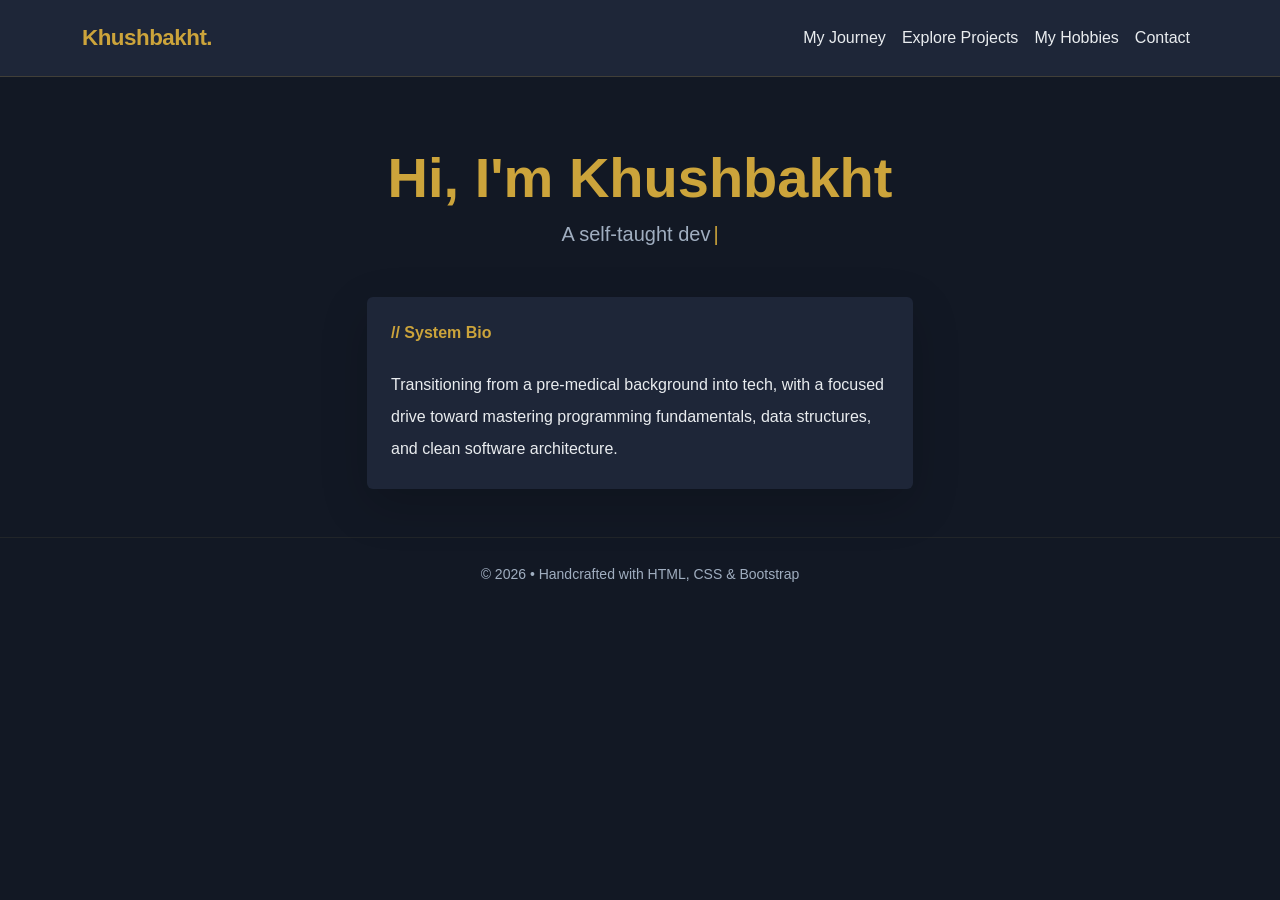
<file: index.html>
<!DOCTYPE html>
<html lang="en">
    <head>
        <meta charset="UTF-8">
        <meta name="viewport" content="width=device-width, initial-scale=1.0">
        <link href="https://cdn.jsdelivr.net/npm/bootstrap@5.3.8/dist/css/bootstrap.min.css" rel="stylesheet" integrity="sha384-sRIl4kxILFvY47J16cr9ZwB07vP4J8+LH7qKQnuqkuIAvNWLzeN8tE5YBujZqJLB" crossorigin="anonymous">
        <script src="https://cdn.jsdelivr.net/npm/bootstrap@5.3.8/dist/js/bootstrap.bundle.min.js" integrity="sha384-FKyoEForCGlyvwx9Hj09JcYn3nv7wiPVlz7YYwJrWVcXK/BmnVDxM+D2scQbITxI" crossorigin="anonymous"></script>
        <link href="styles.css" rel="stylesheet">
        <title>Portfolio | Khushbakht</title>

        <script>
            document.addEventListener('DOMContentLoaded', function() {
                let text = "A self-taught developer building foundations in Computer Science.";
                let counter = 0;
                let targetElement = document.getElementById('terminal-text');

                function typeWriter() {
                    if (counter < text.length) {
                        targetElement.textContent += text.charAt(counter);
                        counter ++;

                        setTimeout(typeWriter, 60);
                    }
                }

                typeWriter();
            });
        </script>
    </head>
    <body>

        <nav class="navbar navbar-expand-lg fixed-top py-3">
            <div class="container">
                <a class="navbar-brand fw-bold logo" href="index.html">Khushbakht.</a>
                <button class="navbar-toggler" type="button" data-bs-toggle="collapse" data-bs-target="#navbarNav" aria-controls="navbarNav" aria-expanded="false" aria-label="Toggle navigation">
                    <span class="navbar-toggler-icon"></span>
                </button>
                <div class="collapse navbar-collapse justify-content-end" id="navbarNav">
                    <ul class="navbar-nav">
                        <li class="nav-item">
                            <a class="nav-link" href="journey.html">My Journey</a>
                        </li>
                        <li class="nav-item">
                            <a class="nav-link" href="projects.html">Explore Projects</a>
                        </li>
                        <li class="nav-item">
                            <a class="nav-link" href="hobbies.html">My Hobbies</a>
                        </li>
                        <li class="nav-item">
                            <a class="nav-link" href="contact.html">Contact</a>
                        </li>
                    </ul>
                </div>
            </div>
        </nav>

        <main class="pt-5 mt-5">
            <div class="container">
                <div class="row justify-content-center">
                    <div class="col-md-8 col-lg-6">

                        <div class="introduction text-center my-5">
                            <h1 class="display-4 fw-bold mb-2">Hi, I'm <span class="text-warning">Khushbakht</span></h1>
                            <p class="lead text-muted" id="terminal-text"></p>
                        </div>

                        <div class="card shadow-lg mb-5">
                            <div class="card-header fw-bold text-warning border-0 pt-4 px-4 bg-transparent">
                                // System Bio
                            </div>
                            <div class="card-body pb-4 px-4">
                                <p class="card-text lh-lg">
                                    Transitioning from a pre-medical background into tech, with a focused drive toward mastering programming fundamentals, data structures, and clean software architecture.
                                </p>
                            </div>
                        </div>

                    </div>
                </div>
            </div>
        </main>

        <footer class="text-center py-4 text-muted border-top border-dark mt-auto">
            <div class="container">
                <small>© 2026 • Handcrafted with HTML, CSS & Bootstrap</small>
            </div>
        </footer>

    </body>
</html>
</file>
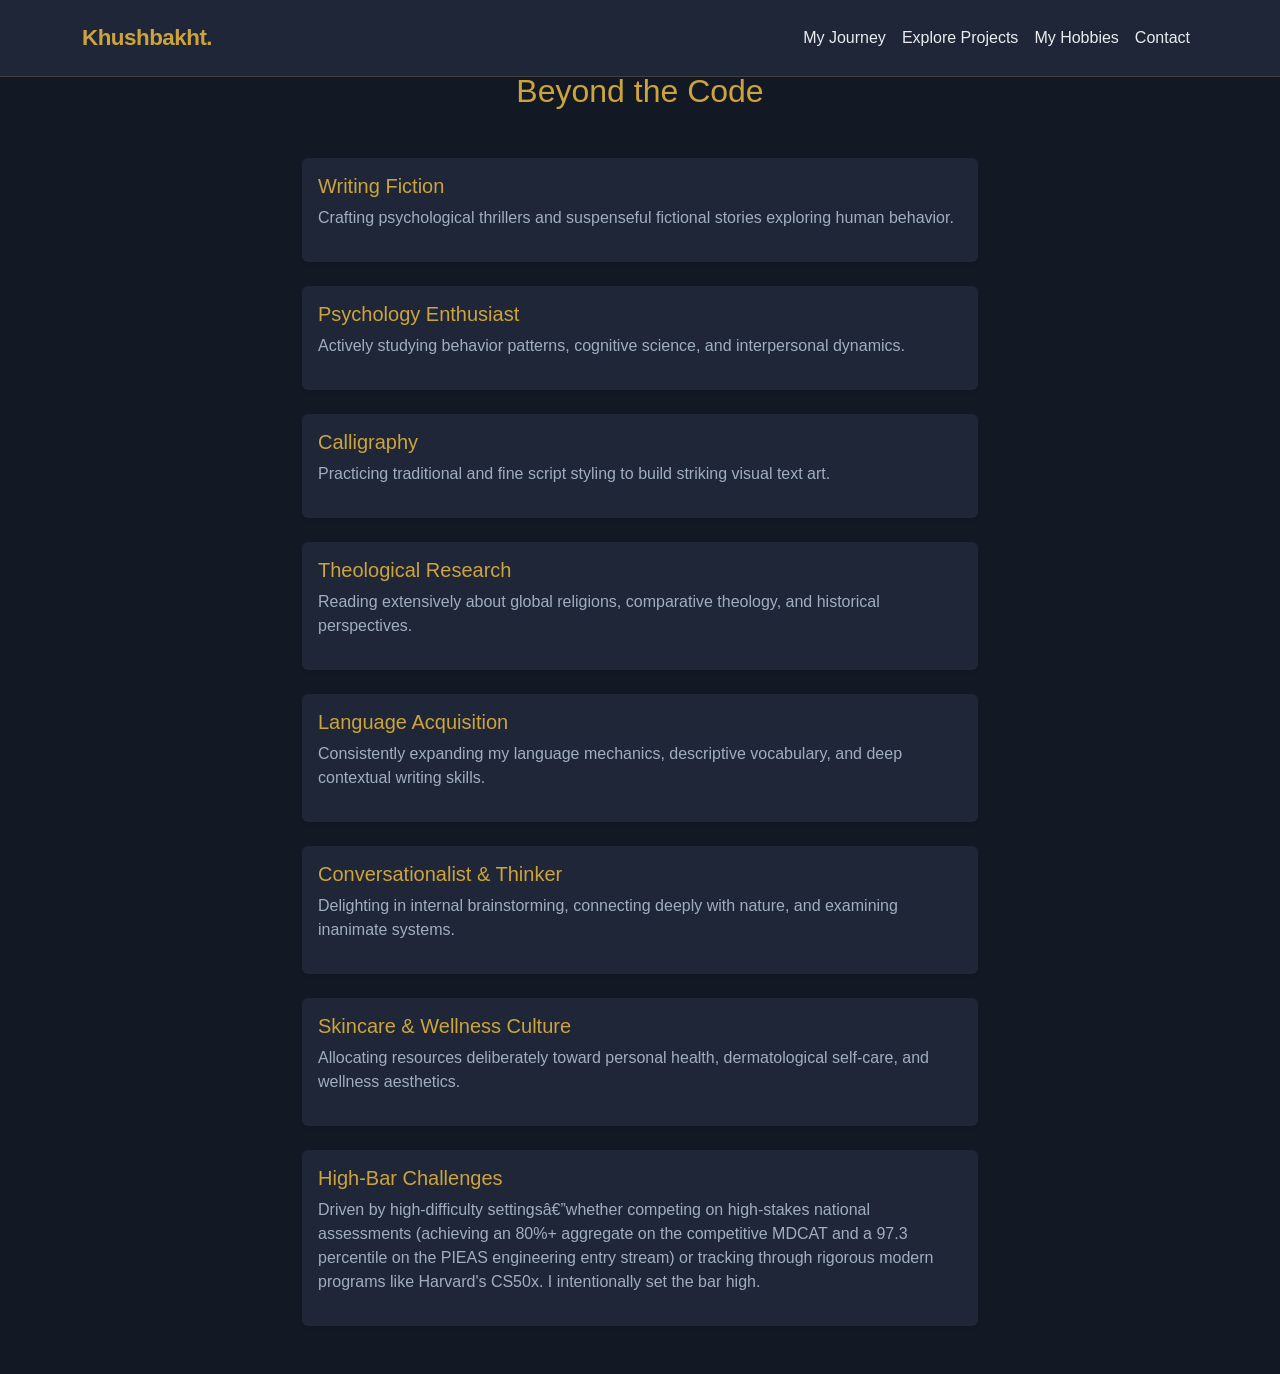
<file: hobbies.html>
<!DOCTYPE html>

<html lang="en">
    <head>
        <link href="https://cdn.jsdelivr.net/npm/bootstrap@5.3.8/dist/css/bootstrap.min.css" rel="stylesheet" integrity="sha384-sRIl4kxILFvY47J16cr9ZwB07vP4J8+LH7qKQnuqkuIAvNWLzeN8tE5YBujZqJLB" crossorigin="anonymous">
        <script src="https://cdn.jsdelivr.net/npm/bootstrap@5.3.8/dist/js/bootstrap.bundle.min.js" integrity="sha384-FKyoEForCGlyvwx9Hj09JcYn3nv7wiPVlz7YYwJrWVcXK/BmnVDxM+D2scQbITxI" crossorigin="anonymous"></script>
        <link href="styles.css" rel="stylesheet">
        <title>My Hobbies</title>
    </head>
    <body>
        <nav class="navbar navbar-expand-lg fixed-top py-3">
            <div class="container">
                <a class="navbar-brand fw-bold logo" href="index.html">Khushbakht.</a>
                <button class="navbar-toggler" type="button" data-bs-toggle="collapse" data-bs-target="#navbarNav" aria-controls="navbarNav" aria-expanded="false" aria-label="Toggle navigation">
                    <span class="navbar-toggler-icon"></span>
                </button>
                <div class="collapse navbar-collapse justify-content-end" id="navbarNav">
                    <ul class="navbar-nav">
                        <li class="nav-item">
                            <a class="nav-link" href="journey.html">My Journey</a>
                        </li>
                        <li class="nav-item">
                            <a class="nav-link" href="projects.html">Explore Projects</a>
                        </li>
                        <li class="nav-item">
                            <a class="nav-link" href="hobbies.html">My Hobbies</a>
                        </li>
                        <li class="nav-item">
                            <a class="nav-link" href="contact.html">Contact</a>
                        </li>
                    </ul>
                </div>
            </div>
        </nav>

<main class="container my-5 pt-5 mt-4" style="max-width: 700px;">
    <h2 class="text-center mb-5">Beyond the Code</h2>

    <div class="card mb-4 p-3 shadow-sm">
        <h3 class="h5 text-warning">Writing Fiction</h3>
        <p class="text-secondary">Crafting psychological thrillers and suspenseful fictional stories exploring human behavior.</p>
    </div>

    <div class="card mb-4 p-3 shadow-sm">
        <h3 class="h5 text-warning">Psychology Enthusiast</h3>
        <p class="text-secondary">Actively studying behavior patterns, cognitive science, and interpersonal dynamics.</p>
    </div>

    <div class="card mb-4 p-3 shadow-sm">
        <h3 class="h5 text-warning">Calligraphy</h3>
        <p class="text-secondary">Practicing traditional and fine script styling to build striking visual text art.</p>
    </div>

    <div class="card mb-4 p-3 shadow-sm">
        <h3 class="h5 text-warning">Theological Research</h3>
        <p class="text-secondary">Reading extensively about global religions, comparative theology, and historical perspectives.</p>
    </div>

    <div class="card mb-4 p-3 shadow-sm">
        <h3 class="h5 text-warning">Language Acquisition</h3>
        <p class="text-secondary">Consistently expanding my language mechanics, descriptive vocabulary, and deep contextual writing skills.</p>
    </div>

    <div class="card mb-4 p-3 shadow-sm">
        <h3 class="h5 text-warning">Conversationalist & Thinker</h3>
        <p class="text-secondary">Delighting in internal brainstorming, connecting deeply with nature, and examining inanimate systems.</p>
    </div>

    <div class="card mb-4 p-3 shadow-sm">
        <h3 class="h5 text-warning">Skincare & Wellness Culture</h3>
        <p class="text-secondary">Allocating resources deliberately toward personal health, dermatological self-care, and wellness aesthetics.</p>
    </div>

    <div class="card mb-4 p-3 shadow-sm">
        <h3 class="h5 text-warning">High-Bar Challenges</h3>
        <p class="text-secondary">Driven by high-difficulty settings—whether competing on high-stakes national assessments (achieving an 80%+ aggregate on the competitive MDCAT and a 97.3 percentile on the PIEAS engineering entry stream) or tracking through rigorous modern programs like Harvard's CS50x. I intentionally set the bar high.</p>
    </div>
</main>
    </body>
</html>
</file>
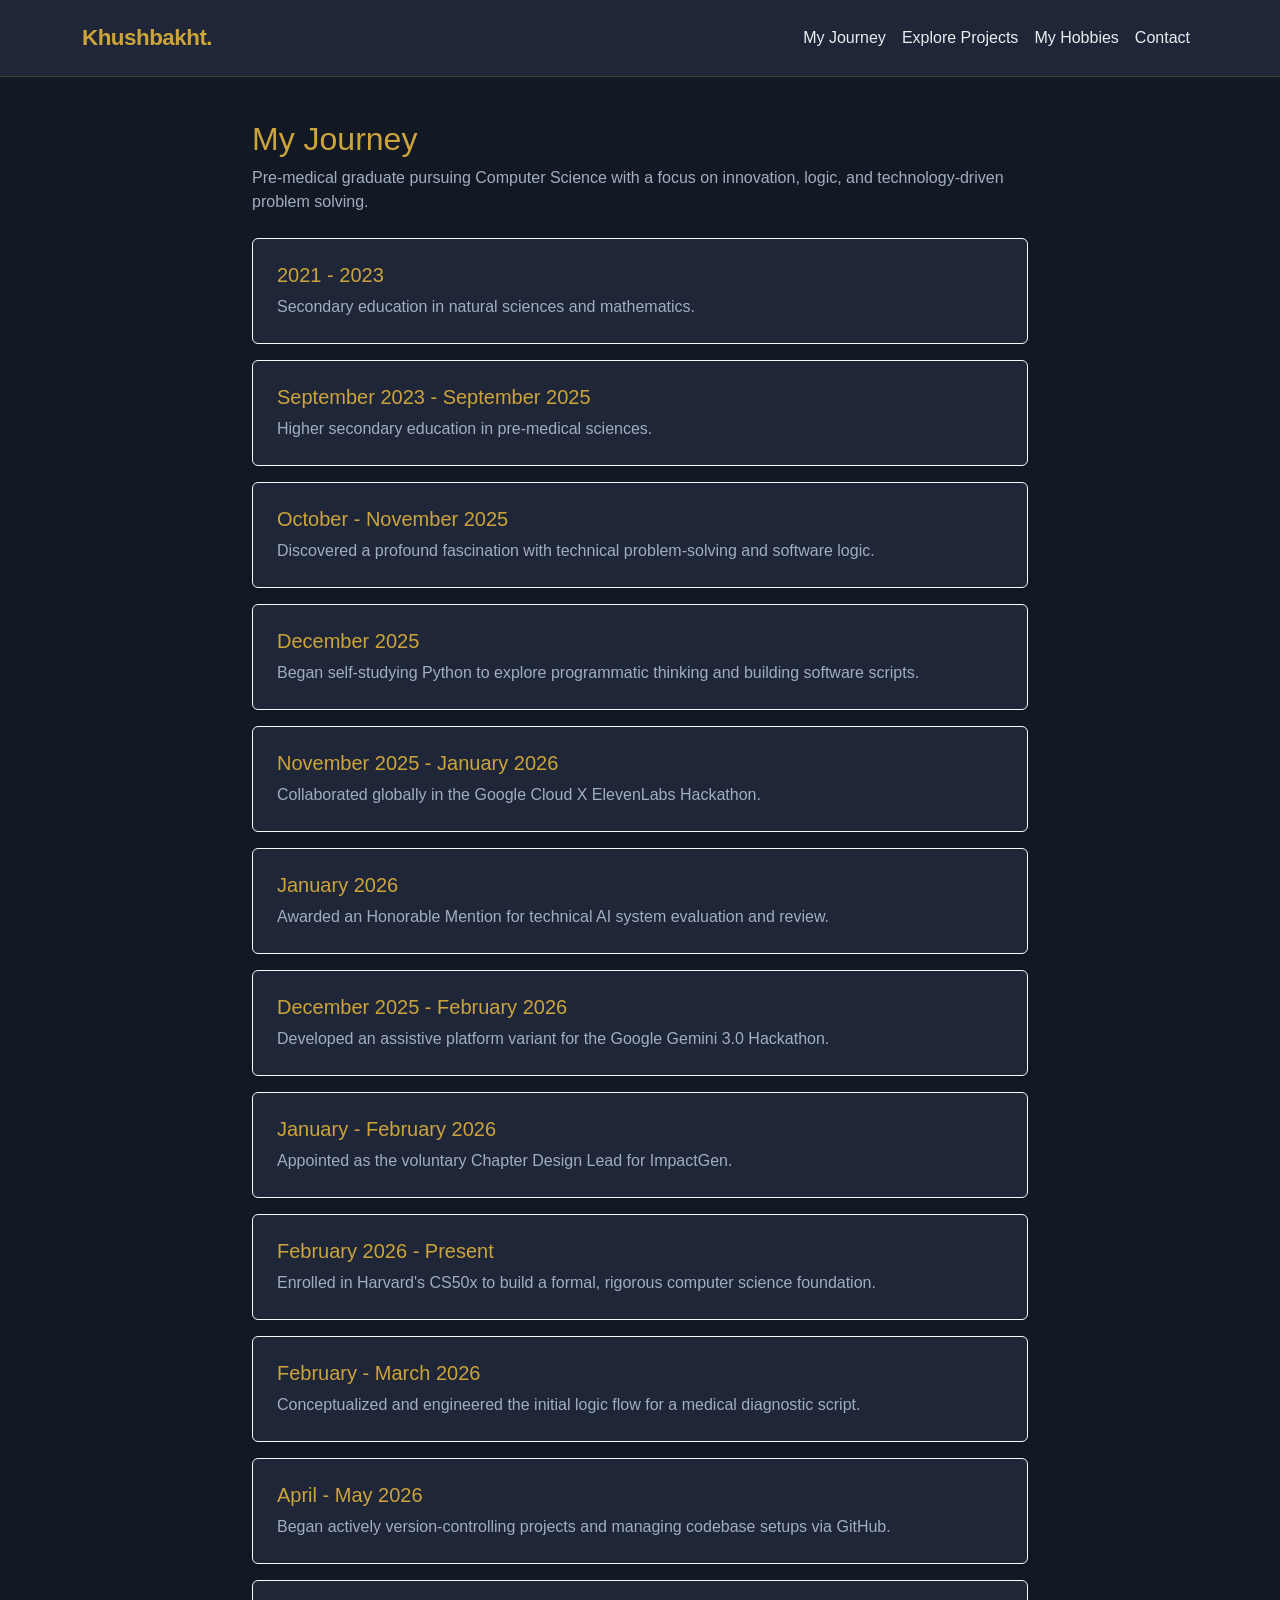
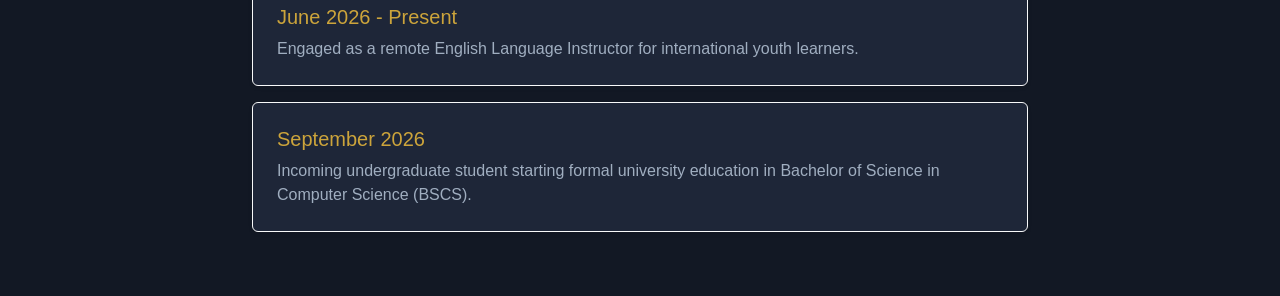
<file: journey.html>
<!DOCTYPE html>

<html lang="en">
    <head>
        <link href="https://cdn.jsdelivr.net/npm/bootstrap@5.3.8/dist/css/bootstrap.min.css" rel="stylesheet" integrity="sha384-sRIl4kxILFvY47J16cr9ZwB07vP4J8+LH7qKQnuqkuIAvNWLzeN8tE5YBujZqJLB" crossorigin="anonymous">
        <script src="https://cdn.jsdelivr.net/npm/bootstrap@5.3.8/dist/js/bootstrap.bundle.min.js" integrity="sha384-FKyoEForCGlyvwx9Hj09JcYn3nv7wiPVlz7YYwJrWVcXK/BmnVDxM+D2scQbITxI" crossorigin="anonymous"></script>
        <link href="styles.css" rel="stylesheet">
        <title>Journey</title>
    </head>
    <body>
        <nav class="navbar navbar-expand-lg fixed-top py-3">
            <div class="container">
                <a class="navbar-brand fw-bold logo" href="index.html">Khushbakht.</a>
                <button class="navbar-toggler" type="button" data-bs-toggle="collapse" data-bs-target="#navbarNav" aria-controls="navbarNav" aria-expanded="false" aria-label="Toggle navigation">
                    <span class="navbar-toggler-icon"></span>
                </button>
                <div class="collapse navbar-collapse justify-content-end" id="navbarNav">
                    <ul class="navbar-nav">
                        <li class="nav-item">
                            <a class="nav-link" href="journey.html">My Journey</a>
                        </li>
                        <li class="nav-item">
                            <a class="nav-link" href="projects.html">Explore Projects</a>
                        </li>
                        <li class="nav-item">
                            <a class="nav-link" href="hobbies.html">My Hobbies</a>
                        </li>
                        <li class="nav-item">
                            <a class="nav-link" href="contact.html">Contact</a>
                        </li>
                    </ul>
                </div>
            </div>
        </nav>

<main class="pt-5 mt-4">
    <div class="container my-5 list-container" style="max-width: 800px;">
        <h2>My Journey</h2>
        <p class="text-muted">Pre-medical graduate pursuing Computer Science with a focus on innovation, logic, and technology-driven problem solving.</p>

        <div class="my_lists mt-4">
            <ul class="list-group">
                <li class="list-group-item p-4 mb-3 shadow-sm rounded border border-light">
                    <h3 class="h5 text-warning">2021 - 2023</h3>
                    <p class="mb-0 text-secondary">Secondary education in natural sciences and mathematics.</p>
                </li>
                <li class="list-group-item p-4 mb-3 shadow-sm rounded border border-light">
                    <h3 class="h5 text-warning">September 2023 - September 2025</h3>
                    <p class="mb-0 text-secondary">Higher secondary education in pre-medical sciences.</p>
                </li>
                <li class="list-group-item p-4 mb-3 shadow-sm rounded border border-light">
                    <h3 class="h5 text-warning">October - November 2025</h3>
                    <p class="mb-0 text-secondary">Discovered a profound fascination with technical problem-solving and software logic.</p>
                </li>
                <li class="list-group-item p-4 mb-3 shadow-sm rounded border border-light">
                    <h3 class="h5 text-warning">December 2025</h3>
                    <p class="mb-0 text-secondary">Began self-studying Python to explore programmatic thinking and building software scripts.</p>
                </li>
                <li class="list-group-item p-4 mb-3 shadow-sm rounded border border-light">
                    <h3 class="h5 text-warning">November 2025 - January 2026</h3>
                    <p class="mb-0 text-secondary">Collaborated globally in the Google Cloud X ElevenLabs Hackathon.</p>
                </li>
                <li class="list-group-item p-4 mb-3 shadow-sm rounded border border-light">
                    <h3 class="h5 text-warning">January 2026</h3>
                    <p class="mb-0 text-secondary">Awarded an Honorable Mention for technical AI system evaluation and review.</p>
                </li>
                <li class="list-group-item p-4 mb-3 shadow-sm rounded border border-light">
                    <h3 class="h5 text-warning">December 2025 - February 2026</h3>
                    <p class="mb-0 text-secondary">Developed an assistive platform variant for the Google Gemini 3.0 Hackathon.</p>
                </li>
                <li class="list-group-item p-4 mb-3 shadow-sm rounded border border-light">
                    <h3 class="h5 text-warning">January - February 2026</h3>
                    <p class="mb-0 text-secondary">Appointed as the voluntary Chapter Design Lead for ImpactGen.</p>
                </li>
                <li class="list-group-item p-4 mb-3 shadow-sm rounded border border-light">
                    <h3 class="h5 text-warning">February 2026 - Present</h3>
                    <p class="mb-0 text-secondary">Enrolled in Harvard's CS50x to build a formal, rigorous computer science foundation.</p>
                </li>
                <li class="list-group-item p-4 mb-3 shadow-sm rounded border border-light">
                    <h3 class="h5 text-warning">February - March 2026</h3>
                    <p class="mb-0 text-secondary">Conceptualized and engineered the initial logic flow for a medical diagnostic script.</p>
                </li>
                <li class="list-group-item p-4 mb-3 shadow-sm rounded border border-light">
                    <h3 class="h5 text-warning">April - May 2026</h3>
                    <p class="mb-0 text-secondary">Began actively version-controlling projects and managing codebase setups via GitHub.</p>
                </li>
                <li class="list-group-item p-4 mb-3 shadow-sm rounded border border-light">
                    <h3 class="h5 text-warning">June 2026 - Present</h3>
                    <p class="mb-0 text-secondary">Engaged as a remote English Language Instructor for international youth learners.</p>
                </li>
                <li class="list-group-item p-4 mb-3 shadow-sm rounded border border-light">
                    <h3 class="h5 text-warning">September 2026</h3>
                    <p class="mb-0 text-secondary font-weight-bold">Incoming undergraduate student starting formal university education in Bachelor of Science in Computer Science (BSCS).</p>
                </li>
            </ul>
        </div>
    </div>
</main>
    </body>

</html>
</file>
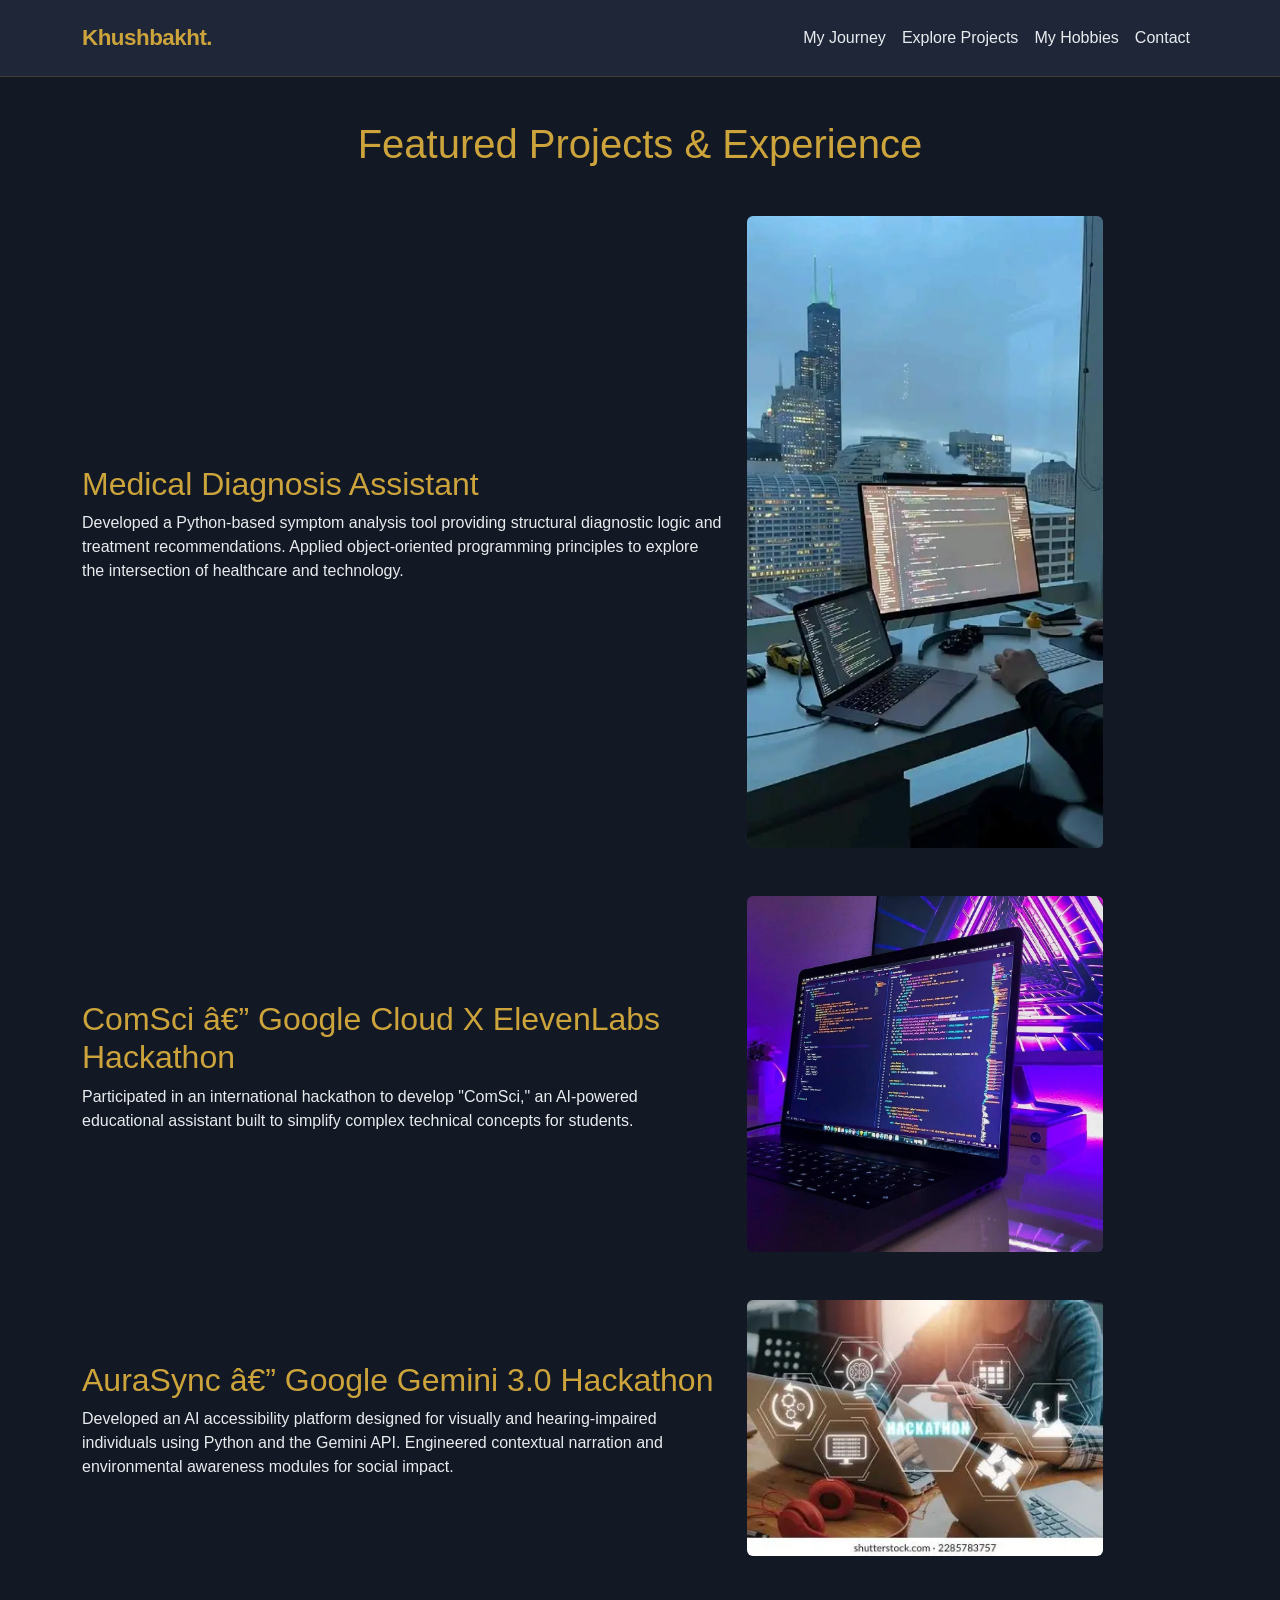
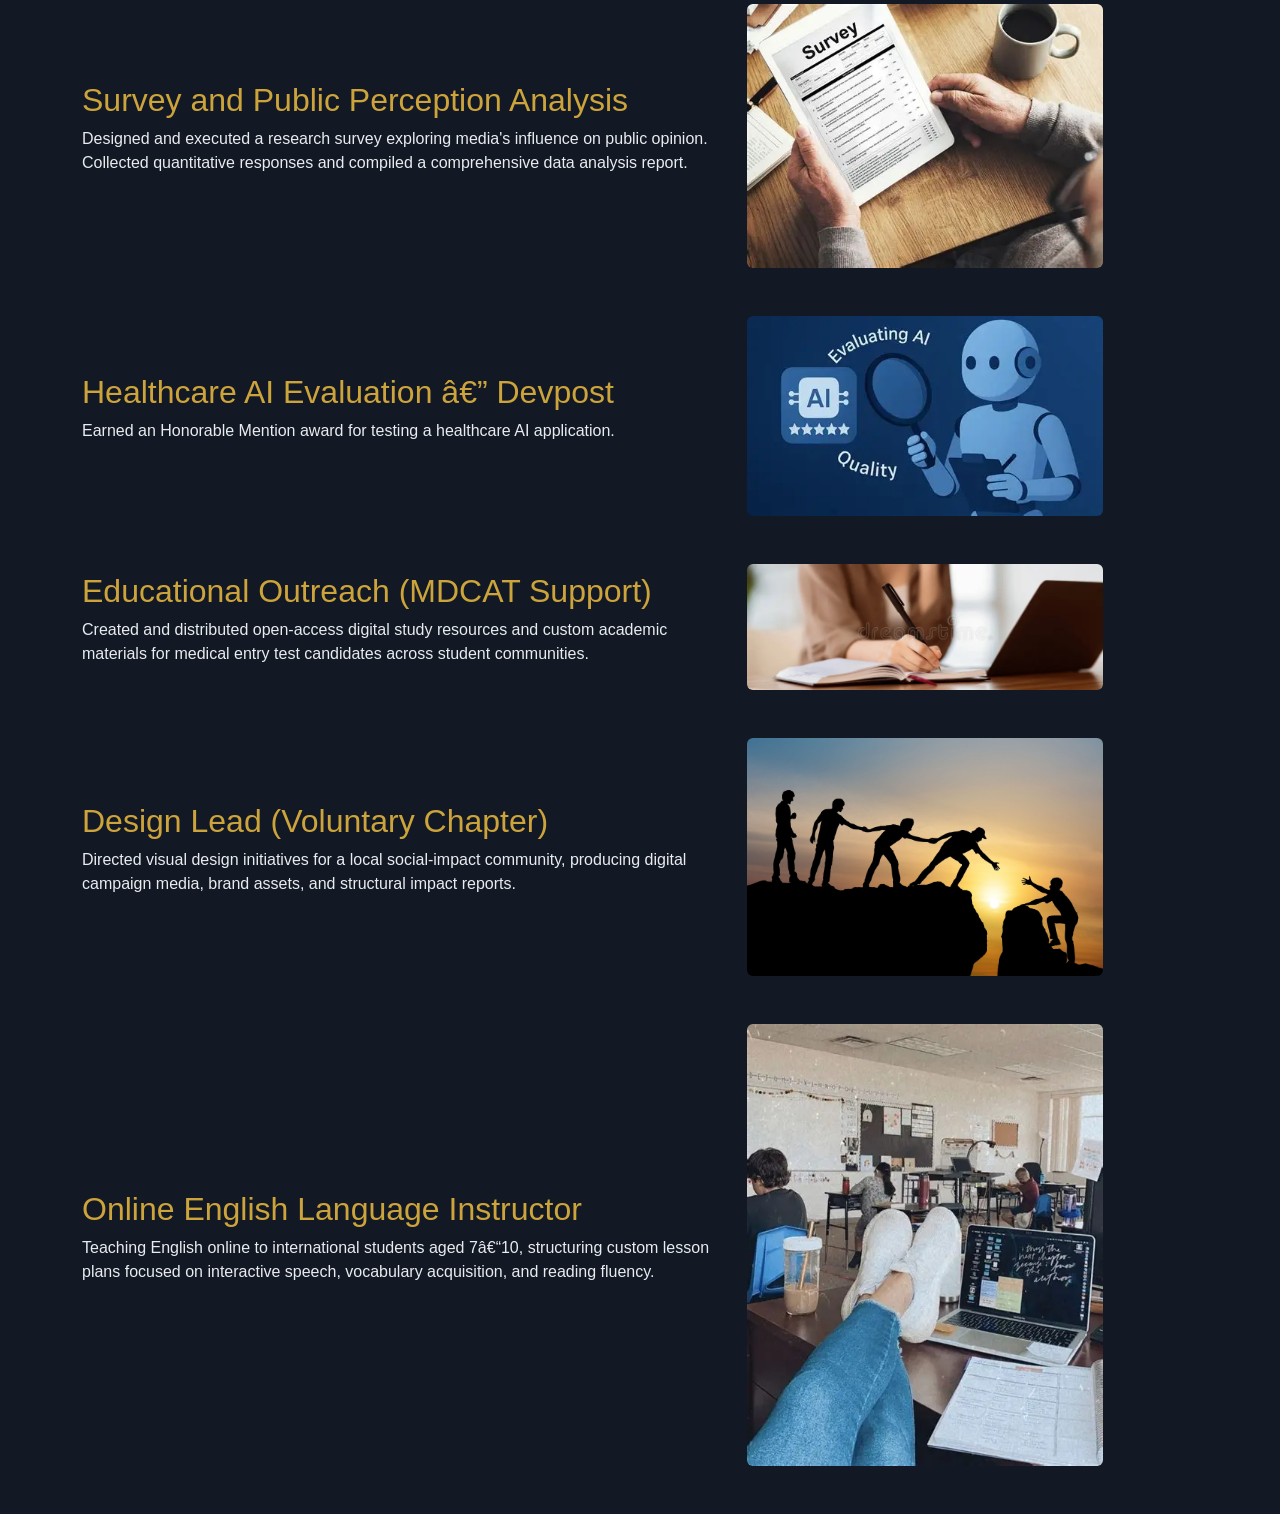
<file: projects.html>
<!DOCTYPE html>

<html lang="en">
    <head>
        <link href="https://cdn.jsdelivr.net/npm/bootstrap@5.3.8/dist/css/bootstrap.min.css" rel="stylesheet" integrity="sha384-sRIl4kxILFvY47J16cr9ZwB07vP4J8+LH7qKQnuqkuIAvNWLzeN8tE5YBujZqJLB" crossorigin="anonymous">
        <script src="https://cdn.jsdelivr.net/npm/bootstrap@5.3.8/dist/js/bootstrap.bundle.min.js" integrity="sha384-FKyoEForCGlyvwx9Hj09JcYn3nv7wiPVlz7YYwJrWVcXK/BmnVDxM+D2scQbITxI" crossorigin="anonymous"></script>
        <link href="styles.css" rel="stylesheet">
        <title>Projects</title>
    </head>
    <body>
        <nav class="navbar navbar-expand-lg fixed-top py-3">
            <div class="container">
                <a class="navbar-brand fw-bold logo" href="index.html">Khushbakht.</a>
                <button class="navbar-toggler" type="button" data-bs-toggle="collapse" data-bs-target="#navbarNav" aria-controls="navbarNav" aria-expanded="false" aria-label="Toggle navigation">
                    <span class="navbar-toggler-icon"></span>
                </button>
                <div class="collapse navbar-collapse justify-content-end" id="navbarNav">
                    <ul class="navbar-nav">
                        <li class="nav-item">
                            <a class="nav-link" href="journey.html">My Journey</a>
                        </li>
                        <li class="nav-item">
                            <a class="nav-link" href="projects.html">Explore Projects</a>
                        </li>
                        <li class="nav-item">
                            <a class="nav-link" href="hobbies.html">My Hobbies</a>
                        </li>
                        <li class="nav-item">
                            <a class="nav-link" href="contact.html">Contact</a>
                        </li>
                    </ul>
                </div>
            </div>
        </nav>

<main class="pt-5 mt-4">
    <div class="container my-5">
        <h1 class="text-center mb-5">Featured Projects & Experience</h1>

        <!-- Project 1 -->
        <div class="row align-items-center mb-5">
            <div class="col-md-7">
                <h2>Medical Diagnosis Assistant</h2>
                <p>Developed a Python-based symptom analysis tool providing structural diagnostic logic and treatment recommendations. Applied object-oriented programming principles to explore the intersection of healthcare and technology.</p>
            </div>
            <div class="col-md-4 text-center">
                <img src="Images/pic1.webp" class="img-fluid rounded" alt="Medical Assistant Screenshot">
            </div>
        </div>

        <!-- Project 2 -->
        <div class="row align-items-center mb-5">
            <div class="col-md-7">
                <h2>ComSci — Google Cloud X ElevenLabs Hackathon</h2>
                <p>Participated in an international hackathon to develop "ComSci," an AI-powered educational assistant built to simplify complex technical concepts for students.</p>
            </div>
            <div class="col-md-4 text-center">
                <img src="Images/pic2.jfif" class="img-fluid rounded" alt="ComSci Hackathon Screenshot">
            </div>
        </div>

        <!-- Project 3 -->
        <div class="row align-items-center mb-5">
            <div class="col-md-7">
                <h2>AuraSync — Google Gemini 3.0 Hackathon</h2>
                <p>Developed an AI accessibility platform designed for visually and hearing-impaired individuals using Python and the Gemini API. Engineered contextual narration and environmental awareness modules for social impact.</p>
            </div>
            <div class="col-md-4 text-center">
                <img src="Images/pic3.webp" class="img-fluid rounded" alt="AuraSync Screenshot">
            </div>
        </div>

        <!-- Project 4 -->
        <div class="row align-items-center mb-5">
            <div class="col-md-7">
                <h2>Survey and Public Perception Analysis</h2>
                <p>Designed and executed a research survey exploring media's influence on public opinion. Collected quantitative responses and compiled a comprehensive data analysis report.</p>
            </div>
            <div class="col-md-4 text-center">
                <img src="Images/pic4.webp" class="img-fluid rounded" alt="Survey Analysis Data Visual">
            </div>
        </div>

        <!-- Project 5 -->
        <div class="row align-items-center mb-5">
            <div class="col-md-7">
                <h2>Healthcare AI Evaluation — Devpost</h2>
                <p>Earned an Honorable Mention award for testing a healthcare AI application.</p>
            </div>
            <div class="col-md-4 text-center">
                <img src="Images/pic5.webp" class="img-fluid rounded" alt="Honorable Mention Certificate/Asset">
            </div>
        </div>

        <!-- Project 6 -->
        <div class="row align-items-center mb-5">
            <div class="col-md-7">
                <h2>Educational Outreach (MDCAT Support)</h2>
                <p>Created and distributed open-access digital study resources and custom academic materials for medical entry test candidates across student communities.</p>
            </div>
            <div class="col-md-4 text-center">
                <img src="Images/pic6.webp" class="img-fluid rounded" alt="Study Resources Visual">
            </div>
        </div>

        <!-- Project 7 -->
        <div class="row align-items-center mb-5">
            <div class="col-md-7">
                <h2>Design Lead (Voluntary Chapter)</h2>
                <p>Directed visual design initiatives for a local social-impact community, producing digital campaign media, brand assets, and structural impact reports.</p>
            </div>
            <div class="col-md-4 text-center">
                <img src="Images/pic7.jfif" class="img-fluid rounded" alt="Design Portfolio Samples">
            </div>
        </div>

        <!-- Project 8 -->
        <div class="row align-items-center mb-5">
            <div class="col-md-7">
                <h2>Online English Language Instructor</h2>
                <p>Teaching English online to international students aged 7–10, structuring custom lesson plans focused on interactive speech, vocabulary acquisition, and reading fluency.</p>
            </div>
            <div class="col-md-4 text-center">
                <img src="Images/pic8.webp" class="img-fluid rounded" alt="Teaching Workspace Screenshot">
            </div>
        </div>
    </div>
</main>
    </body>
</html>
</file>
<file: styles.css>
* {
    font-family: 'Roboto', sans-serif;
}


/* Global Background and Typography Setup */
body {
    background-color: #121824;
    color: #e9ecef;
}

/* Headings and Accent Structure */
h1, h2, h3 {
    color: #cca43b;
}

/* Center alignments safely without breaking structural layout elements */
.introduction, .text-center-group {
    text-align: center;
}

/* Component Blocks (Cards & Navbars) */
.card,
.navbar,
.list-group-item,
#contactForm {
    background-color: #1e2638;
    color: #e9ecef;
    border: none;
}

.navbar {
    border-bottom: 1px solid rgba(204, 164, 59, 0.2);
}

/* Hover Interactive Inversions */
.list-group-item:hover {
    background-color: #121824;
}

/* Secure Navbar Specificity Rules */
.navbar .navbar-nav .nav-link,
.navbar .container-fluid .navbar-brand {
    color: #e9ecef !important;
}

.navbar .navbar-nav .nav-link:hover,
.navbar .container-fluid .navbar-brand:hover {
    color: #cca43b !important;
}

/* Base Form Inputs (Overriding Bootstrap defaults) */
#contactForm .form-control {
    background-color: #121824;
    color: #e9ecef;
    border: 1px solid rgba(233, 236, 239, 0.1);
}

#contactForm .form-control:focus {
    background-color: #121824 !important;
    color: #e9ecef !important;
    border-color: #cca43b !important;
    box-shadow: 0 0 0 0.25rem rgba(204, 164, 59, 0.25) !important;
    outline: 0 !important;
}

/* Button Interactive Mechanics */
.btn-dark {
    color: #cca43b;
    background-color: #121824;
    border: 1px solid #cca43b;
}

.btn-dark:hover {
    background-color: #cca43b;
    color: #121824;
}

/* Utility Text Variations */
.text-muted {
    color: #a0aec0 !important;
}

.text-warning,
.text-secondary:hover {
    color: #cca43b !important;
}

.text-warning:hover,
.text-secondary {
    color: #a0aec0 !important;
}

/* Transform and Motion Layout Mechanics */
.card, .list-group-item {
    transition: transform 0.3s ease, box-shadow 0.3s ease, background-color 0.3s ease;
}

.card:hover, .list-group-item:hover {
    transform: translateY(-5px);
    box-shadow: 0 10px 20px rgba(204, 164, 59, 0.2);
}

.logo {
    font-size: 1.4rem;
    font-weight: 700;
    letter-spacing: -0.5px;
    position: relative;
    transition: color 0.3s ease, transform 0.3s ease;
    color: #cca43b !important;
}

.logo:hover {
    color: #e3e4e6 !important;
    transform: translateX(3px);
}

#terminal-text::after {
    content: "|";
    margin-left: 3px;
    color: #cca43b;
    animation: blink 0.8s infinite;
}

@keyframes blink {
    0%, 100% { opactiy: 1; }
    50% { opacity: 0; }
}
</file>
